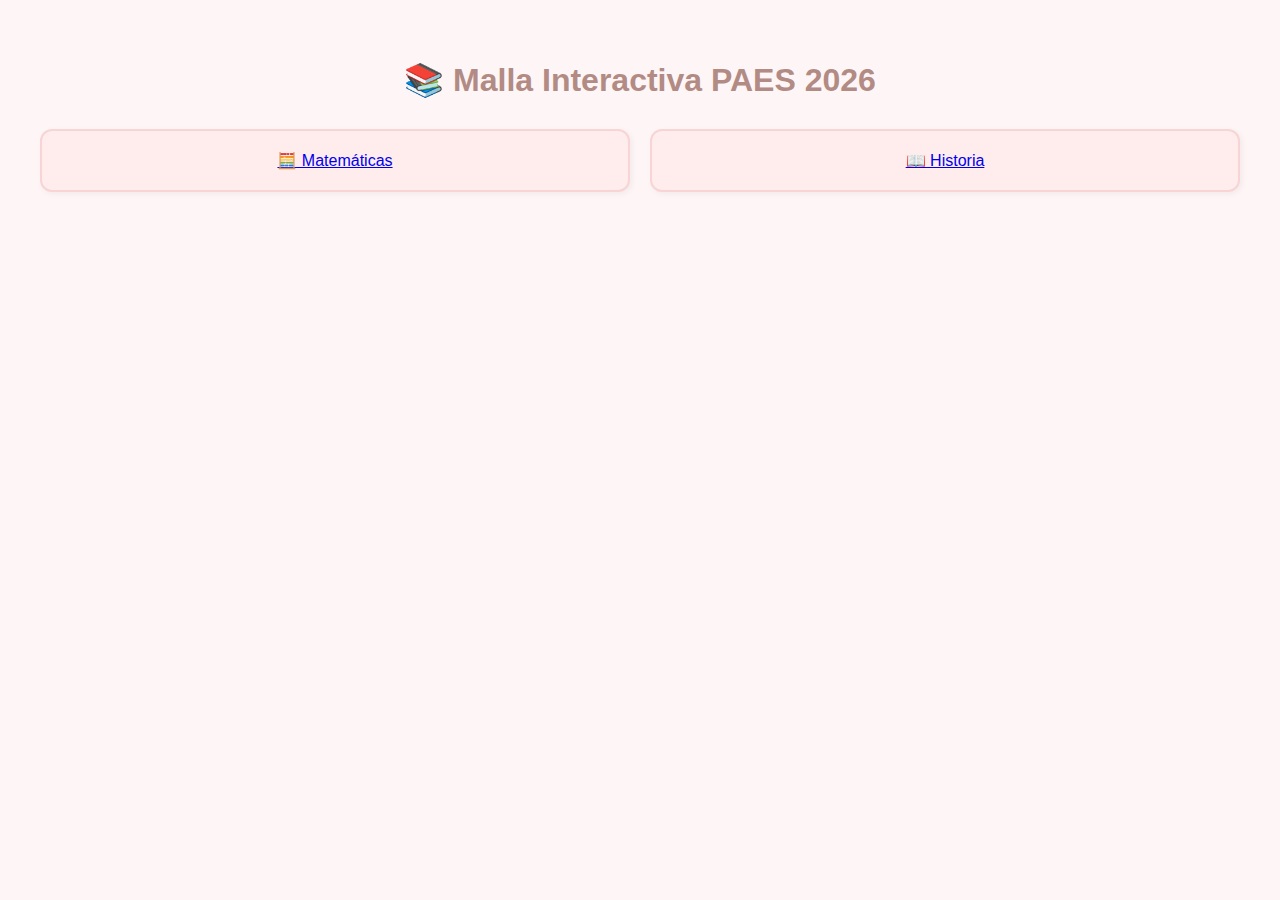
<file: index.html>
<!DOCTYPE html>
<html lang="es">
  <head>
  <meta charset="UTF-8">
  <title>Inicio - Malla Interactiva</title>
  <link href="https://fonts.googleapis.com/css2?family=Lobster+Two&display=swap" rel="stylesheet">
  <link rel="stylesheet" href="style.css">
</head>
<body>

  <h1>📚 Malla Interactiva PAES 2026</h1>
  <div class="grid">
    <a href="matematicas.html" class="box">🧮 Matemáticas</a>
    <a href="historia.html" class="box">📖 Historia</a>
  </div>

</body>
</html>
</file>
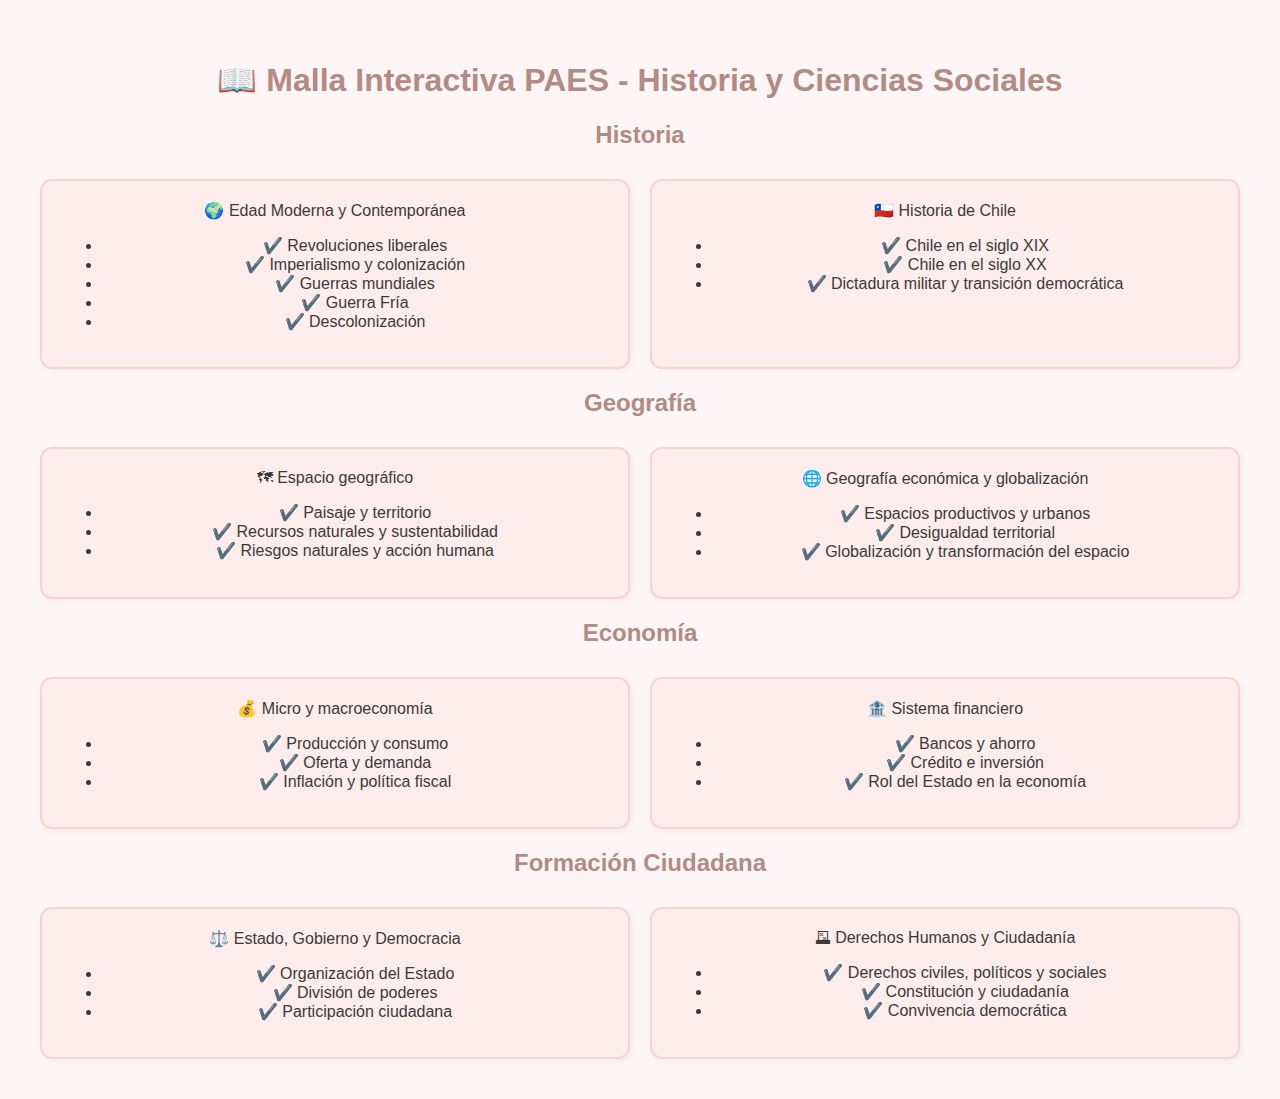
<file: historia.html>
<!DOCTYPE html>
<html lang="es">
<head>
  <meta charset="UTF-8">
  <meta name="viewport" content="width=device-width, initial-scale=1.0">
  <title>Historia - Malla PAES</title>
  <link rel="stylesheet" href="style.css" />
</head>
<body>
  <h1>📖 Malla Interactiva PAES - Historia y Ciencias Sociales</h1>

  <h2>Historia</h2>
  <div class="grid">
    <div class="box">🌍 Edad Moderna y Contemporánea
      <ul>
        <li>✔️ Revoluciones liberales</li>
        <li>✔️ Imperialismo y colonización</li>
        <li>✔️ Guerras mundiales</li>
        <li>✔️ Guerra Fría</li>
        <li>✔️ Descolonización</li>
      </ul>
    </div>
    <div class="box">🇨🇱 Historia de Chile
      <ul>
        <li>✔️ Chile en el siglo XIX</li>
        <li>✔️ Chile en el siglo XX</li>
        <li>✔️ Dictadura militar y transición democrática</li>
      </ul>
    </div>
  </div>

  <h2>Geografía</h2>
  <div class="grid">
    <div class="box">🗺 Espacio geográfico
      <ul>
        <li>✔️ Paisaje y territorio</li>
        <li>✔️ Recursos naturales y sustentabilidad</li>
        <li>✔️ Riesgos naturales y acción humana</li>
      </ul>
    </div>
    <div class="box">🌐 Geografía económica y globalización
      <ul>
        <li>✔️ Espacios productivos y urbanos</li>
        <li>✔️ Desigualdad territorial</li>
        <li>✔️ Globalización y transformación del espacio</li>
      </ul>
    </div>
  </div>

  <h2>Economía</h2>
  <div class="grid">
    <div class="box">💰 Micro y macroeconomía
      <ul>
        <li>✔️ Producción y consumo</li>
        <li>✔️ Oferta y demanda</li>
        <li>✔️ Inflación y política fiscal</li>
      </ul>
    </div>
    <div class="box">🏦 Sistema financiero
      <ul>
        <li>✔️ Bancos y ahorro</li>
        <li>✔️ Crédito e inversión</li>
        <li>✔️ Rol del Estado en la economía</li>
      </ul>
    </div>
  </div>

  <h2>Formación Ciudadana</h2>
  <div class="grid">
    <div class="box">⚖️ Estado, Gobierno y Democracia
      <ul>
        <li>✔️ Organización del Estado</li>
        <li>✔️ División de poderes</li>
        <li>✔️ Participación ciudadana</li>
      </ul>
    </div>
    <div class="box">🗳 Derechos Humanos y Ciudadanía
      <ul>
        <li>✔️ Derechos civiles, políticos y sociales</li>
        <li>✔️ Constitución y ciudadanía</li>
        <li>✔️ Convivencia democrática</li>
      </ul>
    </div>
  </div>
</body>
</html>
</file>
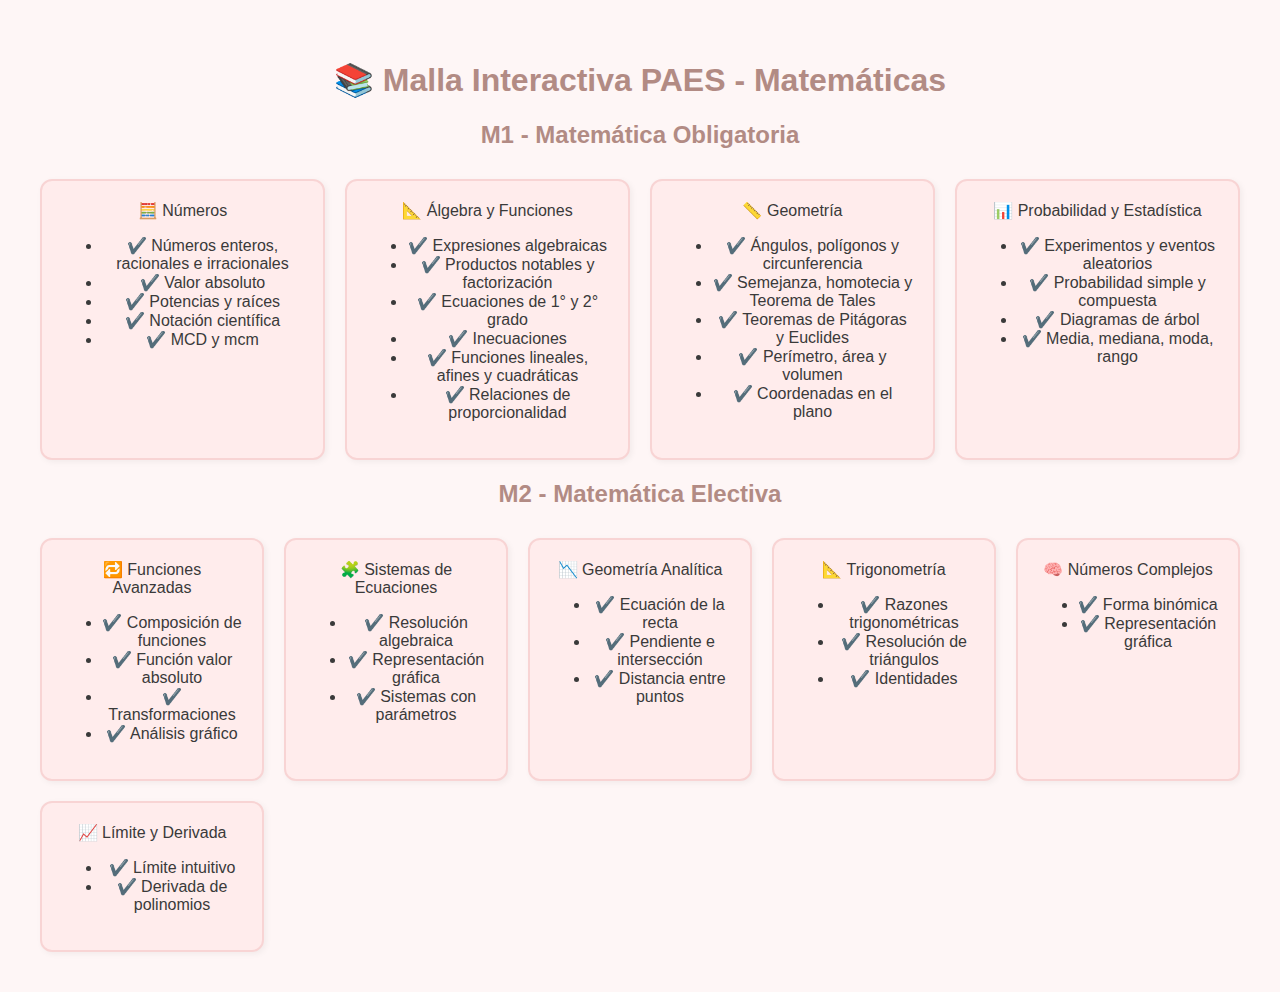
<file: matematicas.html>
<!DOCTYPE html>
<html lang="es">
<head>
  <meta charset="UTF-8" />
  <meta name="viewport" content="width=device-width, initial-scale=1.0" />
  <title>Matemáticas - Malla PAES</title>
  <link rel="stylesheet" href="style.css" />
</head>
<body>
  <h1>📚 Malla Interactiva PAES - Matemáticas</h1>

  <h2>M1 - Matemática Obligatoria</h2>
  <div class="grid">
    <div class="box">🧮 Números
      <ul>
        <li>✔️ Números enteros, racionales e irracionales</li>
        <li>✔️ Valor absoluto</li>
        <li>✔️ Potencias y raíces</li>
        <li>✔️ Notación científica</li>
        <li>✔️ MCD y mcm</li>
      </ul>
    </div>
    <div class="box">📐 Álgebra y Funciones
      <ul>
        <li>✔️ Expresiones algebraicas</li>
        <li>✔️ Productos notables y factorización</li>
        <li>✔️ Ecuaciones de 1° y 2° grado</li>
        <li>✔️ Inecuaciones</li>
        <li>✔️ Funciones lineales, afines y cuadráticas</li>
        <li>✔️ Relaciones de proporcionalidad</li>
      </ul>
    </div>
    <div class="box">📏 Geometría
      <ul>
        <li>✔️ Ángulos, polígonos y circunferencia</li>
        <li>✔️ Semejanza, homotecia y Teorema de Tales</li>
        <li>✔️ Teoremas de Pitágoras y Euclides</li>
        <li>✔️ Perímetro, área y volumen</li>
        <li>✔️ Coordenadas en el plano</li>
      </ul>
    </div>
    <div class="box">📊 Probabilidad y Estadística
      <ul>
        <li>✔️ Experimentos y eventos aleatorios</li>
        <li>✔️ Probabilidad simple y compuesta</li>
        <li>✔️ Diagramas de árbol</li>
        <li>✔️ Media, mediana, moda, rango</li>
      </ul>
    </div>
  </div>

  <h2>M2 - Matemática Electiva</h2>
  <div class="grid">
    <div class="box">🔁 Funciones Avanzadas
      <ul>
        <li>✔️ Composición de funciones</li>
        <li>✔️ Función valor absoluto</li>
        <li>✔️ Transformaciones</li>
        <li>✔️ Análisis gráfico</li>
      </ul>
    </div>
    <div class="box">🧩 Sistemas de Ecuaciones
      <ul>
        <li>✔️ Resolución algebraica</li>
        <li>✔️ Representación gráfica</li>
        <li>✔️ Sistemas con parámetros</li>
      </ul>
    </div>
    <div class="box">📉 Geometría Analítica
      <ul>
        <li>✔️ Ecuación de la recta</li>
        <li>✔️ Pendiente e intersección</li>
        <li>✔️ Distancia entre puntos</li>
      </ul>
    </div>
    <div class="box">📐 Trigonometría
      <ul>
        <li>✔️ Razones trigonométricas</li>
        <li>✔️ Resolución de triángulos</li>
        <li>✔️ Identidades</li>
      </ul>
    </div>
    <div class="box">🧠 Números Complejos
      <ul>
        <li>✔️ Forma binómica</li>
        <li>✔️ Representación gráfica</li>
      </ul>
    </div>
    <div class="box">📈 Límite y Derivada
      <ul>
        <li>✔️ Límite intuitivo</li>
        <li>✔️ Derivada de polinomios</li>
      </ul>
    </div>
  </div>
</body>
</html>
</file>
<file: style.css>
body {
  font-family: 'Segoe UI', sans-serif;
  background-color: #fef6f6;
  color: #3a3a3a;
  padding: 40px;
  margin: 0;
}

h1, h2 {
  color: #b28b84;
  text-align: center;
}

.grid {
  display: grid;
  grid-template-columns: repeat(auto-fit, minmax(200px, 1fr));
  gap: 20px;
  margin-top: 30px;
}

.box {
  background-color: #ffecec;
  border: 2px solid #f8d4d4;
  padding: 20px;
  border-radius: 12px;
  text-align: center;
  cursor: pointer;
  transition: all 0.3s ease;
  box-shadow: 2px 2px 6px rgba(0, 0, 0, 0.05);
}

.box:hover {
  background-color: #fddddd;
}

.completed {
  background-color: #fde4e4;
  text-decoration: line-through;
  color: #999;
}

.nav {
  text-align: center;
  margin-bottom: 30px;
}

.nav a {
  margin: 0 10px;
  padding: 10px 20px;
  background-color: #f9dcdc;
  color: #5a4a47;
  text-decoration: none;
  border-radius: 10px;
  border: 1px solid #eacaca;
}

.nav a:hover {
  background-color: #f8cccc;
}
</file>
